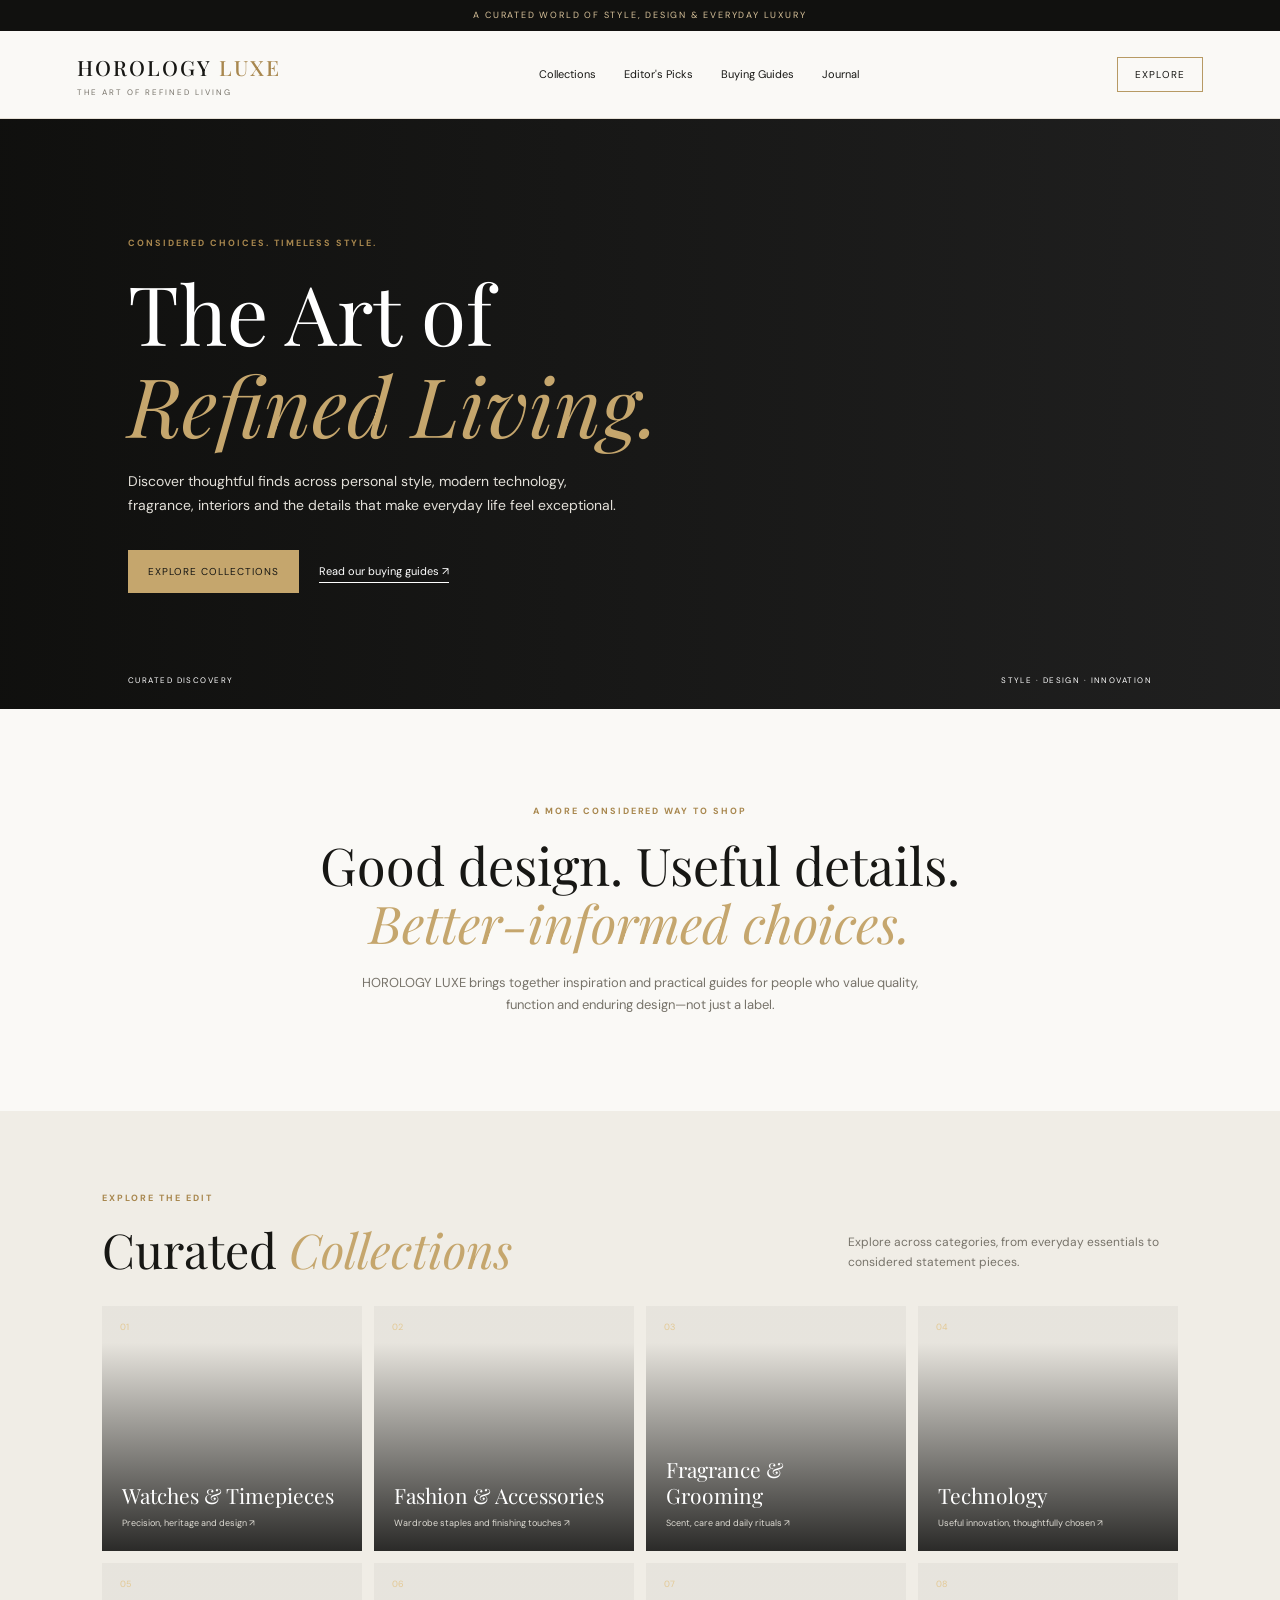
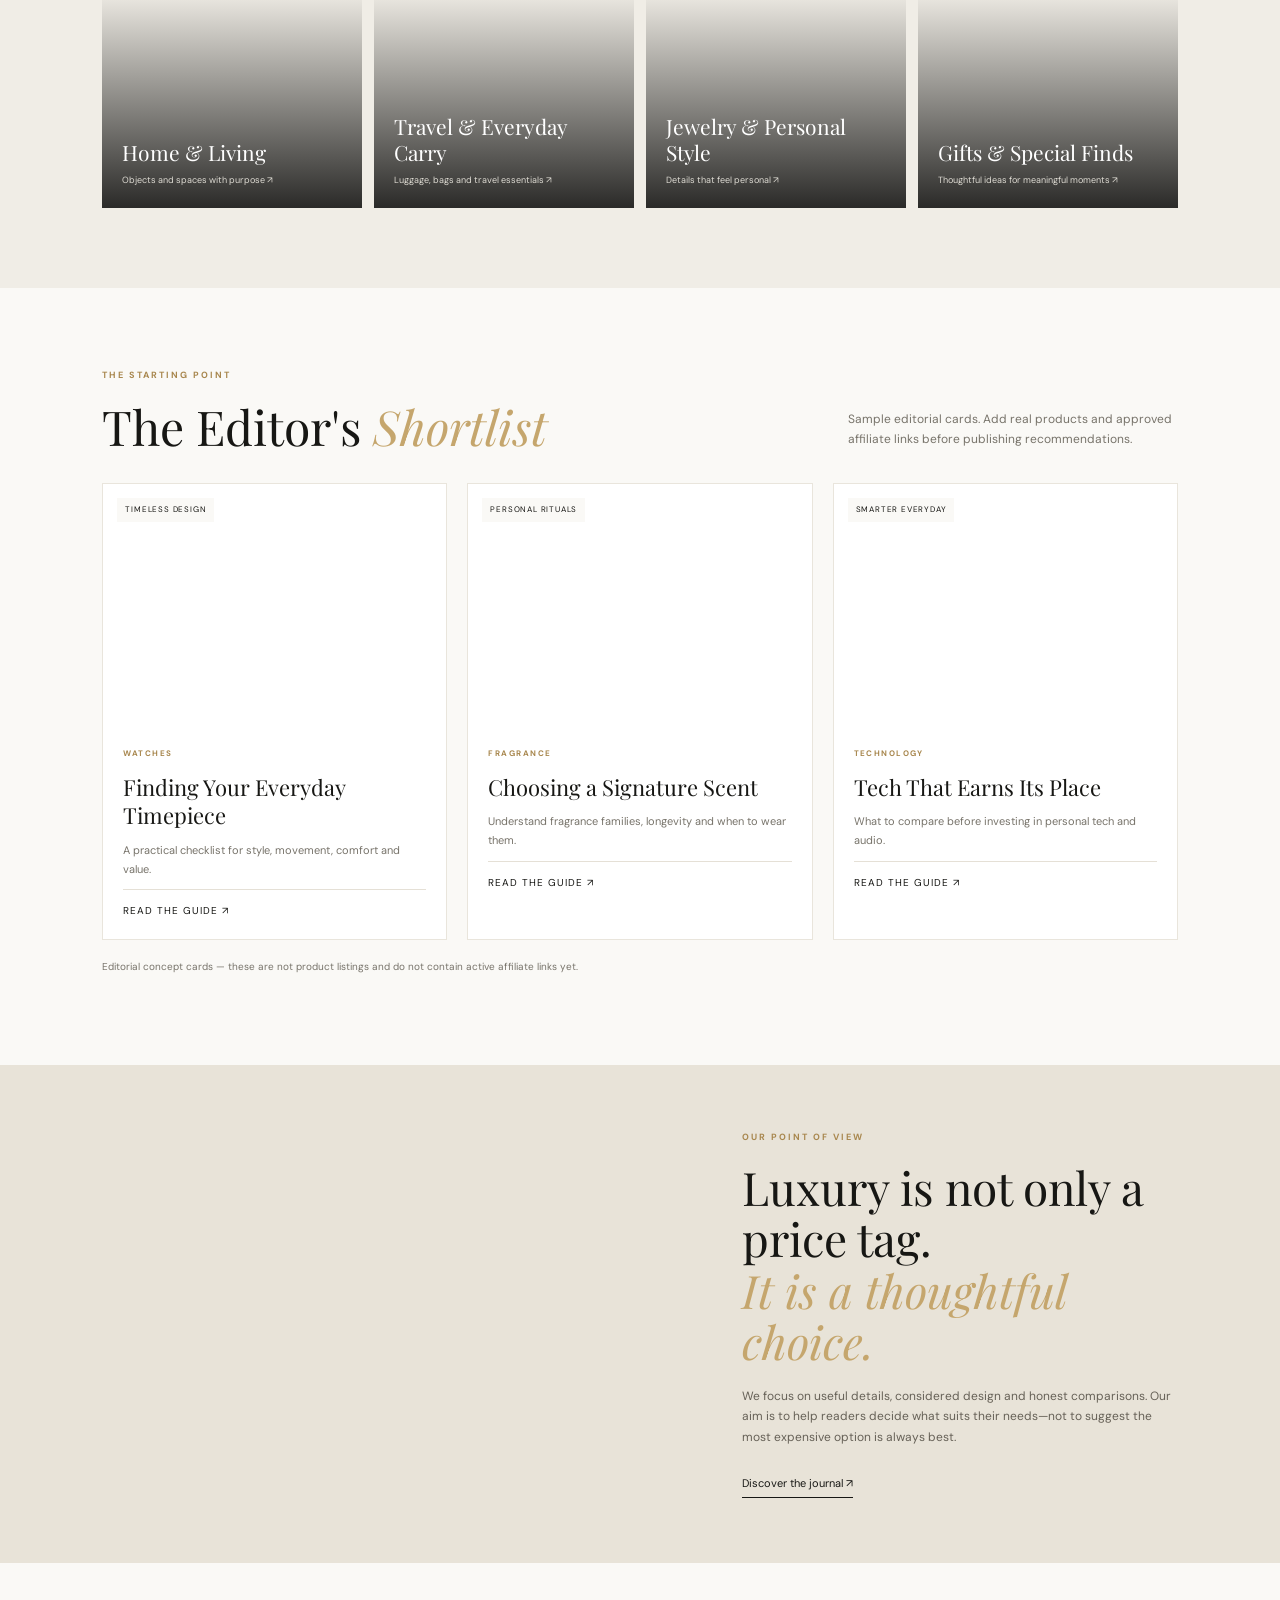
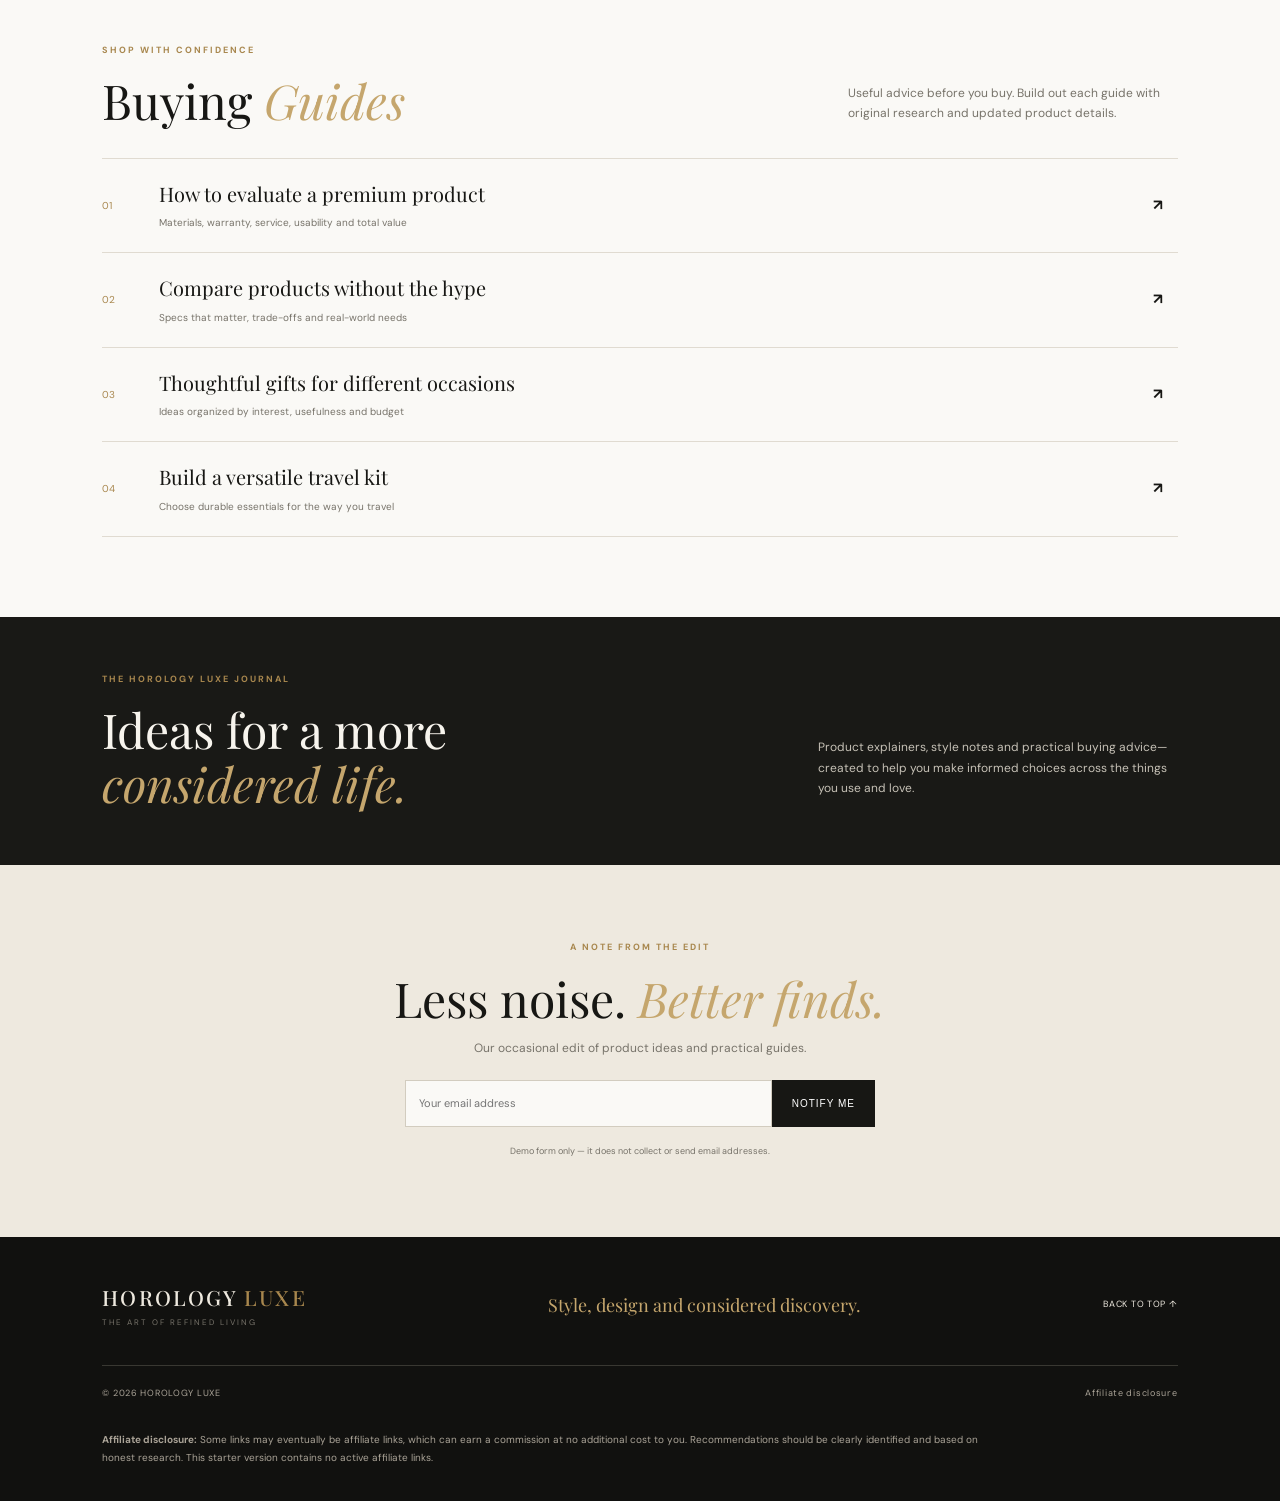
<file: index.html>
<!doctype html>
<html lang="en"><head>
<meta charset="utf-8"><meta name="viewport" content="width=device-width,initial-scale=1">
<meta name="description" content="HOROLOGY LUXE: curated guides to watches, fashion, fragrance, technology, home, travel and thoughtful gifts.">
<meta name="theme-color" content="#11110f">
<title>HOROLOGY LUXE | The Art of Refined Living</title>
<link rel="preconnect" href="https://fonts.googleapis.com"><link rel="preconnect" href="https://fonts.gstatic.com" crossorigin>
<link href="https://fonts.googleapis.com/css2?family=DM+Sans:wght@400;500;600;700&family=Playfair+Display:wght@400;500;600&display=swap" rel="stylesheet">
<link rel="stylesheet" href="style.css"></head><body>
<div class="announcement">A CURATED WORLD OF STYLE, DESIGN & EVERYDAY LUXURY</div>
<header class="header"><a class="brand" href="#home"><strong>HOROLOGY <i>LUXE</i></strong><small>THE ART OF REFINED LIVING</small></a>
<button class="menu-toggle" aria-label="Toggle navigation" aria-expanded="false">☰</button>
<nav class="nav"><a href="#collections">Collections</a><a href="#picks">Editor's Picks</a><a href="#guides">Buying Guides</a><a href="#journal">Journal</a></nav><a class="outline" href="#collections">Explore</a></header>
<main>
<section class="hero" id="home"><div class="shade"></div><div class="hero-text"><p class="eyebrow">CONSIDERED CHOICES. TIMELESS STYLE.</p><h1>The Art of<br><em>Refined Living.</em></h1><p>Discover thoughtful finds across personal style, modern technology, fragrance, interiors and the details that make everyday life feel exceptional.</p><a class="gold-button" href="#collections">Explore Collections</a> <a class="hero-link" href="#guides">Read our buying guides ↗</a></div><div class="hero-foot">CURATED DISCOVERY <span>STYLE · DESIGN · INNOVATION</span></div></section>
<section class="intro"><p class="eyebrow">A MORE CONSIDERED WAY TO SHOP</p><h2>Good design. Useful details.<br><em>Better-informed choices.</em></h2><p>HOROLOGY LUXE brings together inspiration and practical guides for people who value quality, function and enduring design—not just a label.</p></section>
<section class="section collections" id="collections"><div class="section-head"><div><p class="eyebrow">EXPLORE THE EDIT</p><h2>Curated <em>Collections</em></h2></div><p>Explore across categories, from everyday essentials to considered statement pieces.</p></div>
<div class="categories">
<a class="cat watches" href="#picks"><small>01</small><b>Watches & Timepieces</b><span>Precision, heritage and design ↗</span></a>
<a class="cat fashion" href="#picks"><small>02</small><b>Fashion & Accessories</b><span>Wardrobe staples and finishing touches ↗</span></a>
<a class="cat fragrance" href="#picks"><small>03</small><b>Fragrance & Grooming</b><span>Scent, care and daily rituals ↗</span></a>
<a class="cat tech" href="#picks"><small>04</small><b>Technology</b><span>Useful innovation, thoughtfully chosen ↗</span></a>
<a class="cat home" href="#picks"><small>05</small><b>Home & Living</b><span>Objects and spaces with purpose ↗</span></a>
<a class="cat travel" href="#picks"><small>06</small><b>Travel & Everyday Carry</b><span>Luggage, bags and travel essentials ↗</span></a>
<a class="cat jewelry" href="#picks"><small>07</small><b>Jewelry & Personal Style</b><span>Details that feel personal ↗</span></a>
<a class="cat gifts" href="#picks"><small>08</small><b>Gifts & Special Finds</b><span>Thoughtful ideas for meaningful moments ↗</span></a>
</div></section>
<section class="section" id="picks"><div class="section-head"><div><p class="eyebrow">THE STARTING POINT</p><h2>The Editor's <em>Shortlist</em></h2></div><p>Sample editorial cards. Add real products and approved affiliate links before publishing recommendations.</p></div>
<div class="products"><article><div class="product-img watch-img"><label>TIMELESS DESIGN</label></div><small>WATCHES</small><h3>Finding Your Everyday Timepiece</h3><p>A practical checklist for style, movement, comfort and value.</p><a href="#guides">Read the guide ↗</a></article>
<article><div class="product-img scent-img"><label>PERSONAL RITUALS</label></div><small>FRAGRANCE</small><h3>Choosing a Signature Scent</h3><p>Understand fragrance families, longevity and when to wear them.</p><a href="#guides">Read the guide ↗</a></article>
<article><div class="product-img tech-img"><label>SMARTER EVERYDAY</label></div><small>TECHNOLOGY</small><h3>Tech That Earns Its Place</h3><p>What to compare before investing in personal tech and audio.</p><a href="#guides">Read the guide ↗</a></article></div><p class="note">Editorial concept cards — these are not product listings and do not contain active affiliate links yet.</p></section>
<section class="split"><div class="interior"></div><div class="split-copy"><p class="eyebrow">OUR POINT OF VIEW</p><h2>Luxury is not only a price tag.<br><em>It is a thoughtful choice.</em></h2><p>We focus on useful details, considered design and honest comparisons. Our aim is to help readers decide what suits their needs—not to suggest the most expensive option is always best.</p><a href="#journal">Discover the journal ↗</a></div></section>
<section class="section" id="guides"><div class="section-head"><div><p class="eyebrow">SHOP WITH CONFIDENCE</p><h2>Buying <em>Guides</em></h2></div><p>Useful advice before you buy. Build out each guide with original research and updated product details.</p></div>
<div class="guide-list"><a href="#journal"><span>01</span><div><b>How to evaluate a premium product</b><small>Materials, warranty, service, usability and total value</small></div><strong>↗</strong></a><a href="#journal"><span>02</span><div><b>Compare products without the hype</b><small>Specs that matter, trade-offs and real-world needs</small></div><strong>↗</strong></a><a href="#journal"><span>03</span><div><b>Thoughtful gifts for different occasions</b><small>Ideas organized by interest, usefulness and budget</small></div><strong>↗</strong></a><a href="#journal"><span>04</span><div><b>Build a versatile travel kit</b><small>Choose durable essentials for the way you travel</small></div><strong>↗</strong></a></div></section>
<section class="journal" id="journal"><div><p class="eyebrow">THE HOROLOGY LUXE JOURNAL</p><h2>Ideas for a more<br><em>considered life.</em></h2></div><p>Product explainers, style notes and practical buying advice—created to help you make informed choices across the things you use and love.</p></section>
<section class="newsletter"><p class="eyebrow">A NOTE FROM THE EDIT</p><h2>Less noise. <em>Better finds.</em></h2><p>Our occasional edit of product ideas and practical guides.</p><form id="newsletter-form"><label class="hidden" for="email">Email address</label><input id="email" type="email" placeholder="Your email address" required><button type="submit">Notify Me</button></form><small id="form-message">Demo form only — it does not collect or send email addresses.</small></section>
</main>
<footer><div class="footer-top"><a class="brand" href="#home"><strong>HOROLOGY <i>LUXE</i></strong><small>THE ART OF REFINED LIVING</small></a><p>Style, design and considered discovery.</p><a href="#home">BACK TO TOP ↑</a></div><div class="footer-bottom"><span>© <span id="year"></span> HOROLOGY LUXE</span><a href="#disclosure">Affiliate disclosure</a></div><p class="disclosure" id="disclosure"><b>Affiliate disclosure:</b> Some links may eventually be affiliate links, which can earn a commission at no additional cost to you. Recommendations should be clearly identified and based on honest research. This starter version contains no active affiliate links.</p></footer>
<script src="script.js"></script></body></html>
</file>
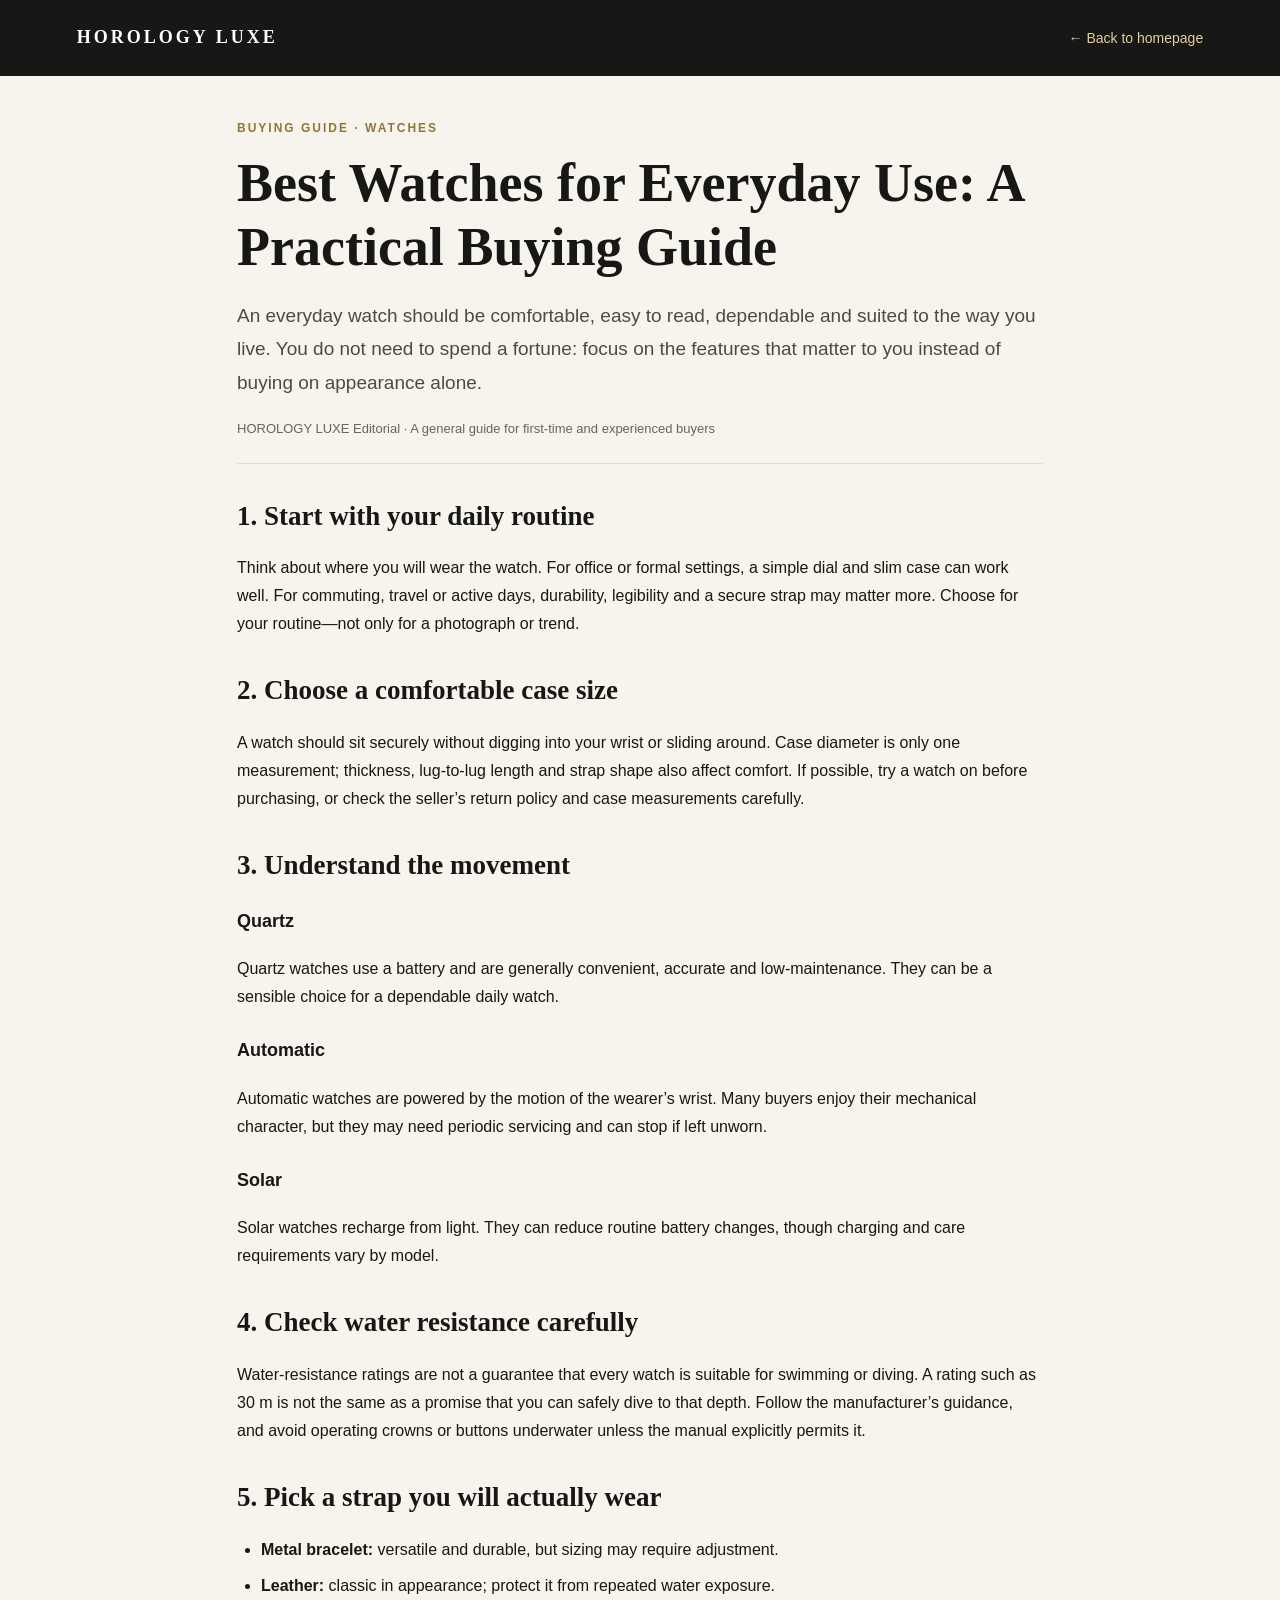
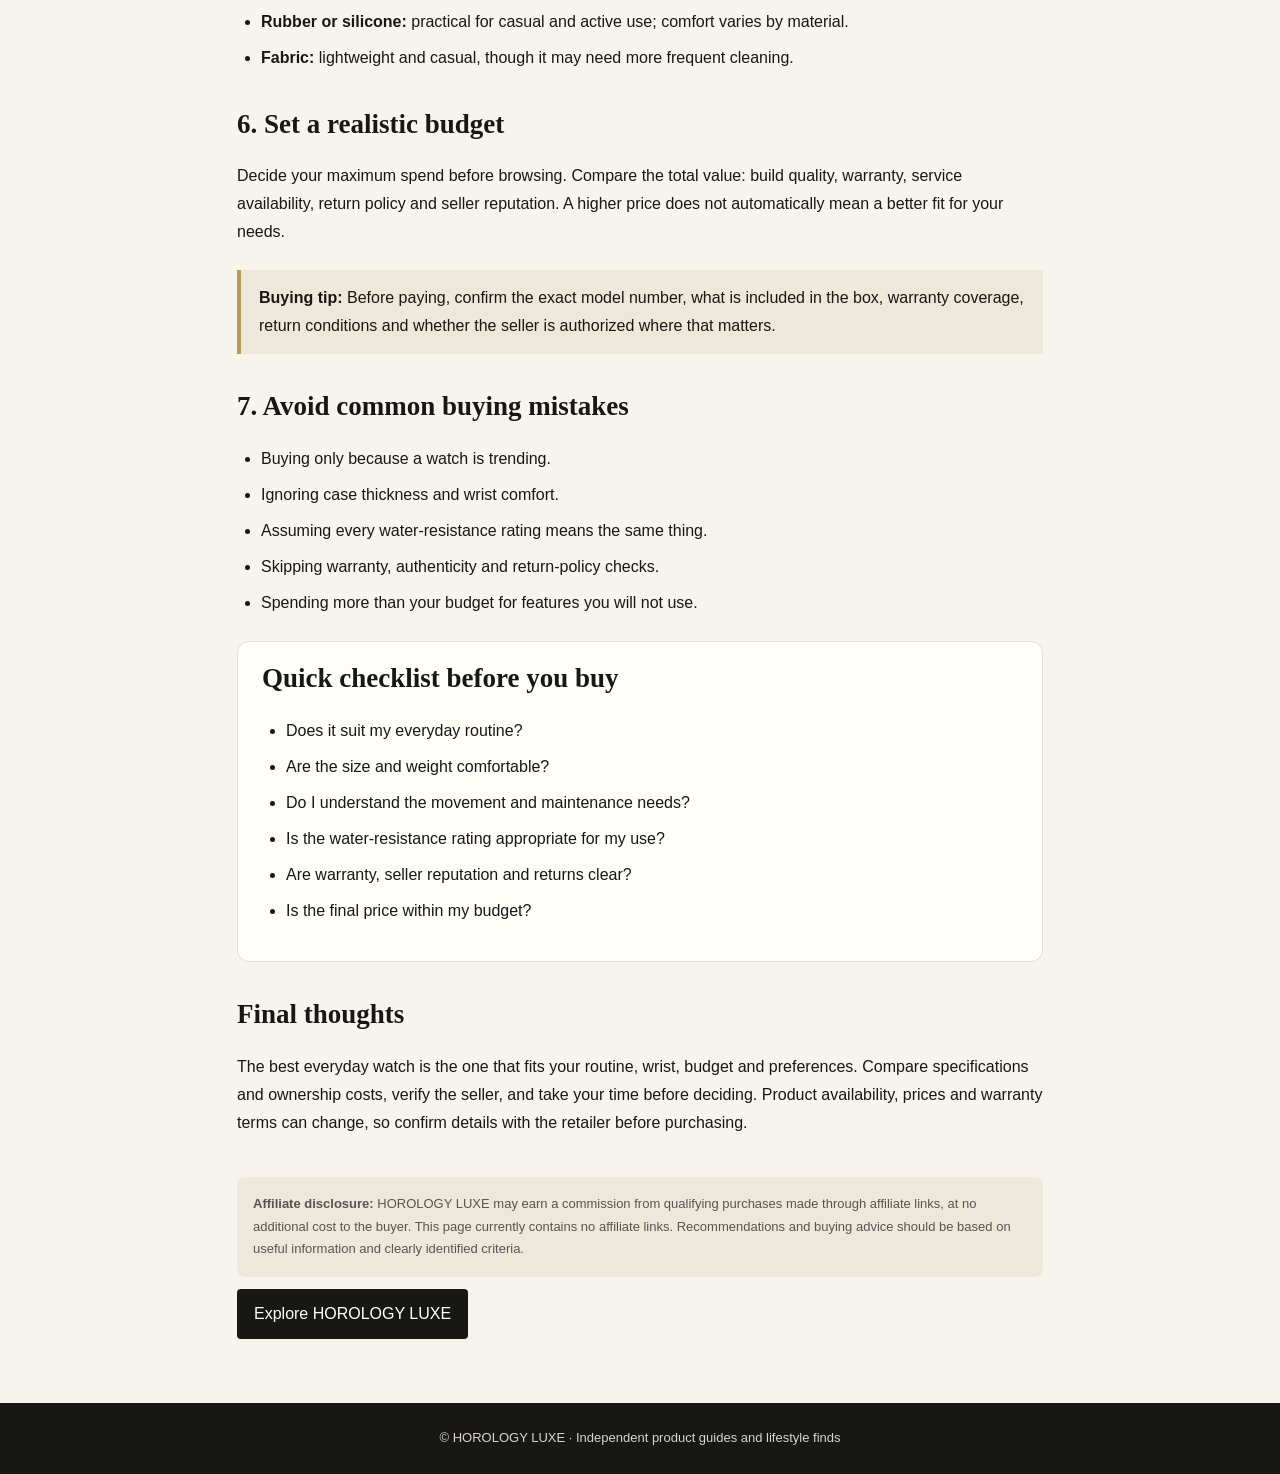
<file: watch-buying-guide.html>
<!DOCTYPE html>
<html lang="en">
<head>
<meta charset="UTF-8"><meta name="viewport" content="width=device-width, initial-scale=1">
<meta name="description" content="A practical guide to choosing an everyday watch.">
<title>Best Watches for Everyday Use | HOROLOGY LUXE</title>
<style>
:root{--ink:#171715;--gold:#b99a5b;--paper:#f7f4ed;--muted:#66645f;--line:#e4ded2}
*{box-sizing:border-box}body{margin:0;background:var(--paper);color:var(--ink);font-family:Arial,Helvetica,sans-serif;line-height:1.75}
header{background:#171715;color:#fff;padding:22px 6%;display:flex;justify-content:space-between;align-items:center;gap:16px;flex-wrap:wrap}
.brand{font-family:Georgia,serif;letter-spacing:3px;font-size:18px;font-weight:bold}header a{color:#e4cf9e;text-decoration:none;font-size:14px}
main{max-width:850px;margin:0 auto;padding:42px 22px 64px}.eyebrow{color:#92743b;text-transform:uppercase;letter-spacing:2px;font-size:12px;font-weight:bold}
h1,h2{font-family:Georgia,'Times New Roman',serif;line-height:1.2}h1{font-size:clamp(34px,6vw,54px);margin:12px 0 18px}.intro{font-size:19px;color:#4c4a45}
.meta{color:var(--muted);font-size:13px;border-bottom:1px solid var(--line);padding-bottom:22px;margin-bottom:28px}h2{font-size:27px;margin-top:36px}h3{font-size:18px;margin-top:24px}
.tip{border-left:4px solid var(--gold);padding:14px 18px;background:#eee8db;margin:24px 0}ul{padding-left:24px}li{margin:8px 0}
.checklist{background:#fffdf8;border:1px solid var(--line);border-radius:12px;padding:20px 24px;margin:24px 0}
.disclosure{font-size:13px;color:#555;background:#eee8db;padding:16px;border-radius:8px;margin-top:40px}
footer{background:#171715;color:#d9d5cb;text-align:center;padding:24px;font-size:13px}footer a{color:#e4cf9e}
.button{display:inline-block;margin-top:12px;background:#171715;color:#fff;padding:11px 17px;text-decoration:none;border-radius:4px}
</style></head>
<body>
<header><div class="brand">HOROLOGY LUXE</div><a href="./">← Back to homepage</a></header>
<main>
<div class="eyebrow">Buying Guide · Watches</div>
<h1>Best Watches for Everyday Use: A Practical Buying Guide</h1>
<p class="intro">An everyday watch should be comfortable, easy to read, dependable and suited to the way you live. You do not need to spend a fortune: focus on the features that matter to you instead of buying on appearance alone.</p>
<div class="meta">HOROLOGY LUXE Editorial · A general guide for first-time and experienced buyers</div>
<h2>1. Start with your daily routine</h2>
<p>Think about where you will wear the watch. For office or formal settings, a simple dial and slim case can work well. For commuting, travel or active days, durability, legibility and a secure strap may matter more. Choose for your routine—not only for a photograph or trend.</p>
<h2>2. Choose a comfortable case size</h2>
<p>A watch should sit securely without digging into your wrist or sliding around. Case diameter is only one measurement; thickness, lug-to-lug length and strap shape also affect comfort. If possible, try a watch on before purchasing, or check the seller’s return policy and case measurements carefully.</p>
<h2>3. Understand the movement</h2>
<h3>Quartz</h3><p>Quartz watches use a battery and are generally convenient, accurate and low-maintenance. They can be a sensible choice for a dependable daily watch.</p>
<h3>Automatic</h3><p>Automatic watches are powered by the motion of the wearer’s wrist. Many buyers enjoy their mechanical character, but they may need periodic servicing and can stop if left unworn.</p>
<h3>Solar</h3><p>Solar watches recharge from light. They can reduce routine battery changes, though charging and care requirements vary by model.</p>
<h2>4. Check water resistance carefully</h2>
<p>Water-resistance ratings are not a guarantee that every watch is suitable for swimming or diving. A rating such as 30 m is not the same as a promise that you can safely dive to that depth. Follow the manufacturer’s guidance, and avoid operating crowns or buttons underwater unless the manual explicitly permits it.</p>
<h2>5. Pick a strap you will actually wear</h2>
<ul><li><strong>Metal bracelet:</strong> versatile and durable, but sizing may require adjustment.</li><li><strong>Leather:</strong> classic in appearance; protect it from repeated water exposure.</li><li><strong>Rubber or silicone:</strong> practical for casual and active use; comfort varies by material.</li><li><strong>Fabric:</strong> lightweight and casual, though it may need more frequent cleaning.</li></ul>
<h2>6. Set a realistic budget</h2>
<p>Decide your maximum spend before browsing. Compare the total value: build quality, warranty, service availability, return policy and seller reputation. A higher price does not automatically mean a better fit for your needs.</p>
<div class="tip"><strong>Buying tip:</strong> Before paying, confirm the exact model number, what is included in the box, warranty coverage, return conditions and whether the seller is authorized where that matters.</div>
<h2>7. Avoid common buying mistakes</h2>
<ul><li>Buying only because a watch is trending.</li><li>Ignoring case thickness and wrist comfort.</li><li>Assuming every water-resistance rating means the same thing.</li><li>Skipping warranty, authenticity and return-policy checks.</li><li>Spending more than your budget for features you will not use.</li></ul>
<div class="checklist"><h2 style="margin-top:0">Quick checklist before you buy</h2><ul><li>Does it suit my everyday routine?</li><li>Are the size and weight comfortable?</li><li>Do I understand the movement and maintenance needs?</li><li>Is the water-resistance rating appropriate for my use?</li><li>Are warranty, seller reputation and returns clear?</li><li>Is the final price within my budget?</li></ul></div>
<h2>Final thoughts</h2>
<p>The best everyday watch is the one that fits your routine, wrist, budget and preferences. Compare specifications and ownership costs, verify the seller, and take your time before deciding. Product availability, prices and warranty terms can change, so confirm details with the retailer before purchasing.</p>
<div class="disclosure"><strong>Affiliate disclosure:</strong> HOROLOGY LUXE may earn a commission from qualifying purchases made through affiliate links, at no additional cost to the buyer. This page currently contains no affiliate links. Recommendations and buying advice should be based on useful information and clearly identified criteria.</div>
<a class="button" href="./">Explore HOROLOGY LUXE</a>
</main><footer>© HOROLOGY LUXE · Independent product guides and lifestyle finds</footer>
</body></html>
</file>
<file: style.css>
*{box-sizing:border-box} :root{--ink:#171714;--paper:#f6f3ed;--gold:#c5a66d;--muted:#77736a;--serif:'Playfair Display',Georgia,serif;--sans:'DM Sans',Arial,sans-serif}html{scroll-behavior:smooth}body{margin:0;background:#faf9f6;color:var(--ink);font:15px/1.7 var(--sans)}a{color:inherit;text-decoration:none}.announcement{background:#11110f;color:#d9c39b;text-align:center;padding:8px;font-size:9px;letter-spacing:.2em}.header{height:88px;padding:0 6vw;display:flex;align-items:center;justify-content:space-between;background:#faf9f6;border-bottom:1px solid #e5e0d6;position:sticky;top:0;z-index:5}.brand{display:flex;flex-direction:column;line-height:1.15}.brand strong{font:500 21px var(--serif);letter-spacing:.1em}.brand i{font-style:normal;color:#a8874e}.brand small{font-size:8px;letter-spacing:.25em;margin-top:7px;color:#77736a}.nav{display:flex;gap:28px;font-size:11px}.nav a:hover{color:#a8874e}.outline{border:1px solid #b79a64;padding:8px 17px;font-size:10px;text-transform:uppercase;letter-spacing:.12em}.menu-toggle{display:none}.hero{min-height:590px;position:relative;background:#222 url('https://images.unsplash.com/photo-1515886657613-9f3515b0c78f?auto=format&fit=crop&w=2000&q=85') center 38%/cover;color:white;display:flex;align-items:center;padding:70px 10vw}.shade{position:absolute;inset:0;background:linear-gradient(90deg,rgba(12,12,10,.83),rgba(12,12,10,.42) 55%,rgba(12,12,10,.1))}.hero-text{position:relative;max-width:640px}.eyebrow{font-size:9px;letter-spacing:.22em;font-weight:700;color:#a8874e;margin:0 0 16px}.hero h1,.intro h2,h2{font-family:var(--serif);font-weight:400;line-height:1.12}.hero h1{font-size:clamp(48px,7vw,82px);margin:0 0 20px}.hero em,h2 em{font-weight:400;color:#c5a66d}.hero-text>p:not(.eyebrow){max-width:490px;color:#e3e0d9;font-size:14px}.gold-button{display:inline-block;background:#c5a66d;color:#171714;padding:13px 20px;font-size:10px;letter-spacing:.1em;text-transform:uppercase;margin:18px 16px 0 0}.hero-link{font-size:11px;border-bottom:1px solid;padding-bottom:4px}.hero-foot{position:absolute;bottom:22px;left:10vw;right:10vw;display:flex;justify-content:space-between;font-size:8px;letter-spacing:.18em}.intro{text-align:center;max-width:850px;margin:auto;padding:95px 25px}.intro h2{font-size:clamp(34px,4.5vw,52px);margin:0 0 20px}.intro>p:last-child{max-width:590px;margin:auto;color:var(--muted);font-size:13px}.section{padding:80px 8vw}.collections{background:#f0ede6}.section-head{display:flex;justify-content:space-between;align-items:end;gap:30px;margin-bottom:30px}.section-head h2{font-size:clamp(34px,4vw,48px);margin:0}.section-head>p{max-width:330px;font-size:12px;color:var(--muted);margin:0 0 4px}.categories{display:grid;grid-template-columns:repeat(4,1fr);gap:12px}.cat{height:245px;display:flex;flex-direction:column;justify-content:end;padding:20px;color:#fff;background-size:cover;background-position:center;position:relative;isolation:isolate}.cat:before{content:'';position:absolute;inset:0;background:linear-gradient(0deg,rgba(10,10,9,.86),rgba(10,10,9,.04) 85%);z-index:-1}.cat small{position:absolute;top:14px;left:18px;color:#e3c995;font-size:9px}.cat b{font:400 21px/1.25 var(--serif)}.cat span{font-size:9px;color:#dedbd3;margin-top:8px}.watches{background-image:url('https://images.unsplash.com/photo-1523170335258-f5ed11844a49?auto=format&fit=crop&w=700&q=80')}.fashion{background-image:url('https://images.unsplash.com/photo-1490481651871-ab68de25d43d?auto=format&fit=crop&w=700&q=80')}.fragrance{background-image:url('https://images.unsplash.com/photo-1541643600914-78b084683601?auto=format&fit=crop&w=700&q=80')}.tech{background-image:url('https://images.unsplash.com/photo-1505740420928-5e560c06d30e?auto=format&fit=crop&w=700&q=80')}.home{background-image:url('https://images.unsplash.com/photo-1616486338812-3dadae4b4ace?auto=format&fit=crop&w=700&q=80')}.travel{background-image:url('https://images.unsplash.com/photo-1553062407-98eeb64c6a62?auto=format&fit=crop&w=700&q=80')}.jewelry{background-image:url('https://images.unsplash.com/photo-1611652022419-a9419f74343d?auto=format&fit=crop&w=700&q=80')}.gifts{background-image:url('https://images.unsplash.com/photo-1513201099705-a9746e1e201f?auto=format&fit=crop&w=700&q=80')}.products{display:grid;grid-template-columns:repeat(3,1fr);gap:20px}.products article{background:#fff;border:1px solid #e9e5dc;padding-bottom:20px}.product-img{height:235px;background-size:cover;background-position:center;position:relative;margin-bottom:20px}.watch-img{background-image:url('https://images.unsplash.com/photo-1523170335258-f5ed11844a49?auto=format&fit=crop&w=900&q=80')}.scent-img{background-image:url('https://images.unsplash.com/photo-1541643600914-78b084683601?auto=format&fit=crop&w=900&q=80')}.tech-img{background-image:url('https://images.unsplash.com/photo-1505740420928-5e560c06d30e?auto=format&fit=crop&w=900&q=80')}.product-img label{position:absolute;top:14px;left:14px;background:#faf9f6;padding:5px 8px;font-size:8px;letter-spacing:.1em}.products article>small,.products article h3,.products article p,.products article>a{margin-left:20px;margin-right:20px}.products article>small{font-size:8px;letter-spacing:.18em;color:#a8874e;font-weight:bold}.products h3{font:400 22px/1.3 var(--serif);margin-top:8px;margin-bottom:8px}.products article p{font-size:11px;color:var(--muted)}.products article>a{display:block;border-top:1px solid #e5e0d6;padding-top:12px;font-size:10px;letter-spacing:.1em;text-transform:uppercase}.note{font-size:10px;color:#77736a;margin-top:18px}.split{display:grid;grid-template-columns:1fr 1fr;background:#e8e3d8}.interior{min-height:420px;background:url('https://images.unsplash.com/photo-1600210492486-724fe5c67fb0?auto=format&fit=crop&w=1200&q=85') center/cover}.split-copy{padding:65px 8vw;align-self:center}.split-copy h2{font-size:clamp(33px,4vw,46px);margin:0 0 18px}.split-copy>p:not(.eyebrow){font-size:12px;color:#666157;max-width:470px}.split-copy>a{display:inline-block;border-bottom:1px solid;padding-bottom:4px;font-size:11px;margin-top:15px}.guide-list{border-top:1px solid #e0dbd1}.guide-list>a{display:grid;grid-template-columns:42px 1fr 25px;gap:15px;align-items:center;padding:21px 0;border-bottom:1px solid #e0dbd1}.guide-list>a>span{font-size:10px;color:#a8874e}.guide-list b{font:400 20px var(--serif)}.guide-list small{display:block;font-size:10px;color:#77736a;margin-top:4px}.journal{background:#191916;color:#f7f4ed;padding:55px 8vw;display:flex;justify-content:space-between;align-items:end;gap:35px}.journal h2{font-size:clamp(35px,4vw,48px);margin:0}.journal>p{max-width:360px;font-size:12px;color:#c6c1b6}.newsletter{text-align:center;padding:75px 20px;background:#eee9df}.newsletter h2{font-size:clamp(36px,4vw,48px);margin:0}.newsletter>p:not(.eyebrow){font-size:12px;color:#77736a}.newsletter form{display:flex;max-width:470px;margin:22px auto 10px}.newsletter input{flex:1;min-width:0;padding:13px;border:1px solid #d2ccbf;background:#faf9f6;font:inherit;font-size:11px}.newsletter button{padding:13px 20px;border:0;background:#171714;color:#fff;font-size:10px;letter-spacing:.1em;text-transform:uppercase}.newsletter small{font-size:9px;color:#77736a}footer{background:#11110f;color:#eee9df;padding:38px 8vw 24px}.footer-top{display:flex;justify-content:space-between;align-items:center;gap:20px;padding-bottom:30px;border-bottom:1px solid #393832}.footer-top>p{font:18px var(--serif);color:#c5a66d}.footer-top>a:last-child,.footer-bottom{font-size:9px;letter-spacing:.08em}.footer-bottom{display:flex;justify-content:space-between;padding:20px 0;color:#aaa397}.disclosure{font-size:10px;line-height:1.8;color:#aaa397;max-width:900px}.hidden{position:absolute;left:-9999px}@media(max-width:900px){.categories{grid-template-columns:repeat(2,1fr)}.section{padding:65px 6vw}.nav{gap:14px}.cat{height:225px}}@media(max-width:650px){.header{height:75px;padding:0 5vw}.brand strong{font-size:17px}.brand small{font-size:7px}.menu-toggle{display:block;border:0;background:none;font-size:23px;margin-left:auto;margin-right:12px}.nav{display:none;position:absolute;top:75px;left:0;right:0;background:#faf9f6;padding:20px 6vw;border-bottom:1px solid #e5e0d6;flex-direction:column;gap:16px}.nav.open{display:flex}.outline{padding:7px 10px;font-size:9px}.hero{min-height:550px;padding:55px 7vw;background-position:58% center}.hero h1{font-size:53px}.hero-foot{left:7vw;right:7vw;font-size:7px}.hero-foot span{text-align:right}.intro{padding:65px 7vw}.section-head{display:block}.section-head>p{margin-top:12px}.categories{gap:9px}.cat{height:190px;padding:14px}.cat b{font-size:17px}.cat span{font-size:8px}.products{grid-template-columns:1fr}.product-img{height:250px}.split{grid-template-columns:1fr}.interior{min-height:270px}.split-copy{padding:40px 7vw}.guide-list b{font-size:17px}.guide-list>a{grid-template-columns:25px 1fr 20px;gap:10px}.journal{display:block;padding:40px 7vw}.journal>p{margin-top:18px}.newsletter form{flex-direction:column;gap:8px}.footer-top{align-items:flex-start;flex-direction:column}.footer-top>p{margin:0}.footer-bottom{flex-direction:column;gap:8px}}
</file>
